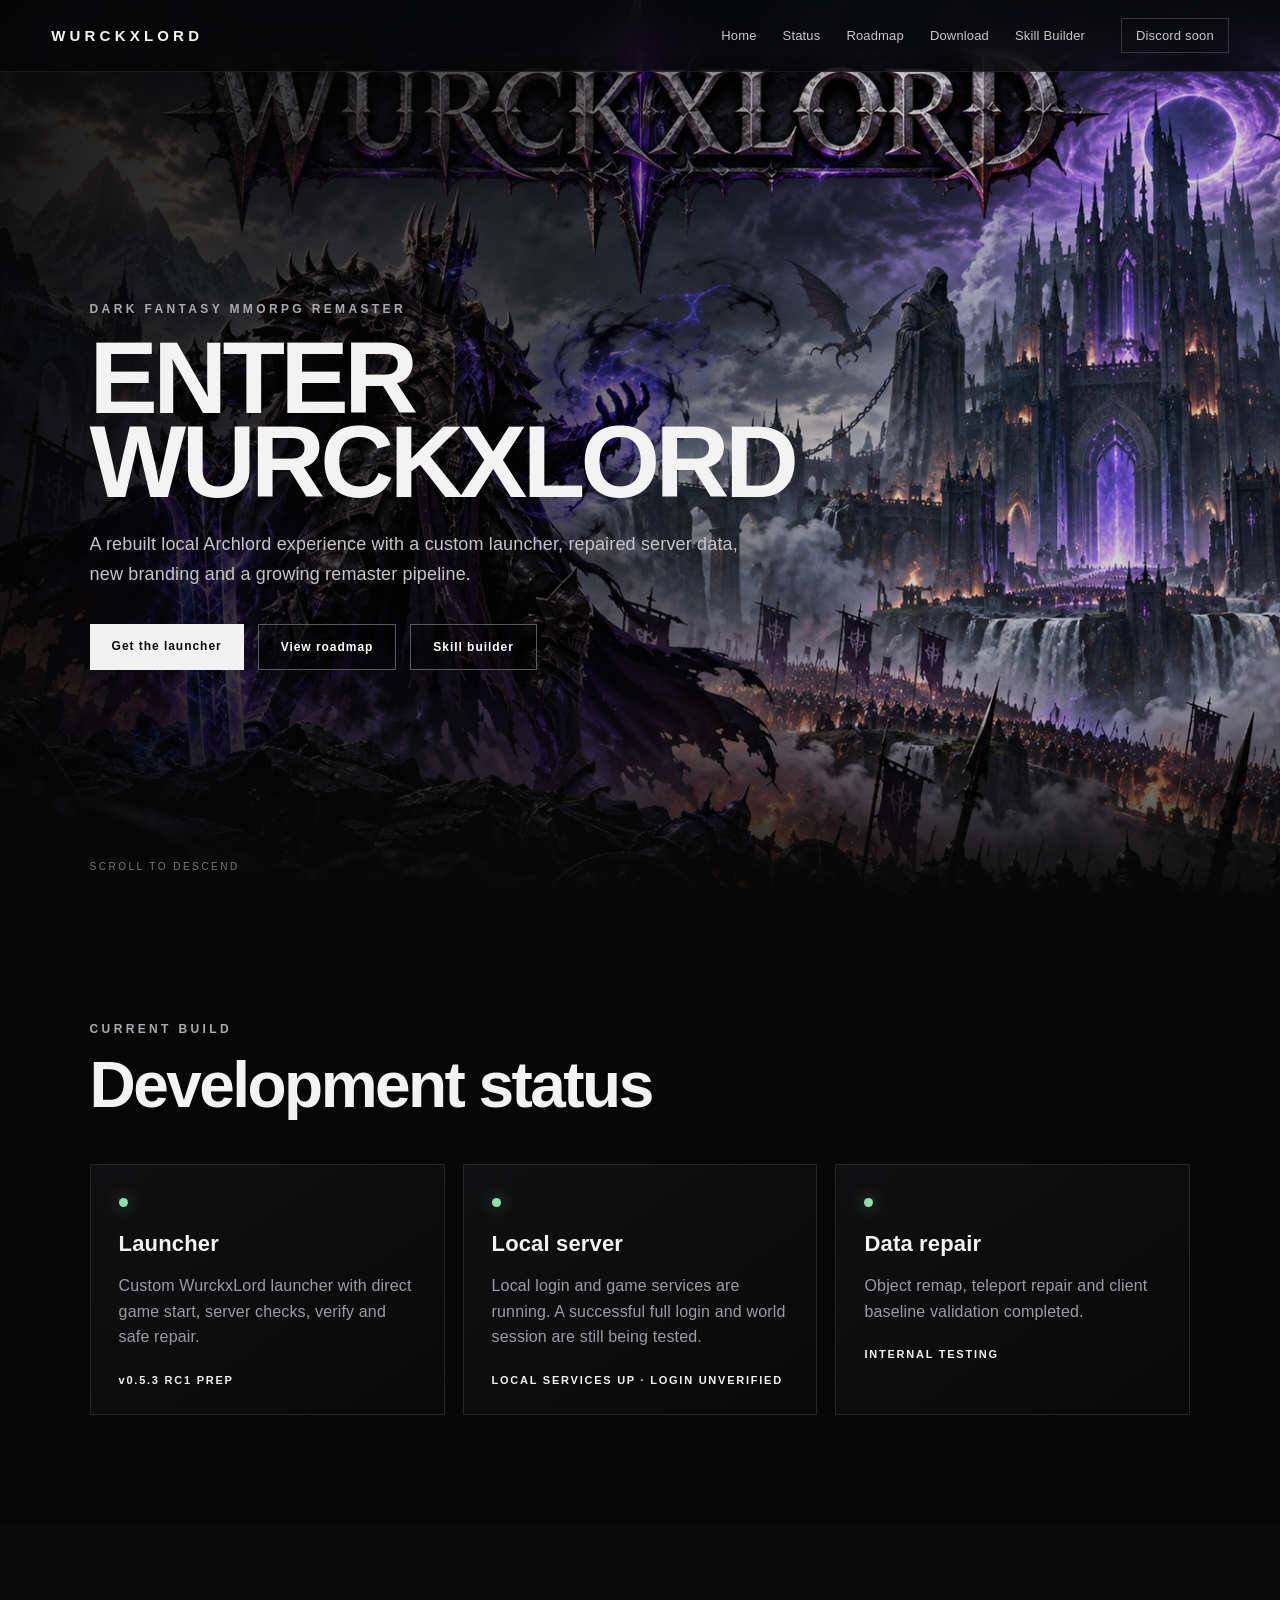
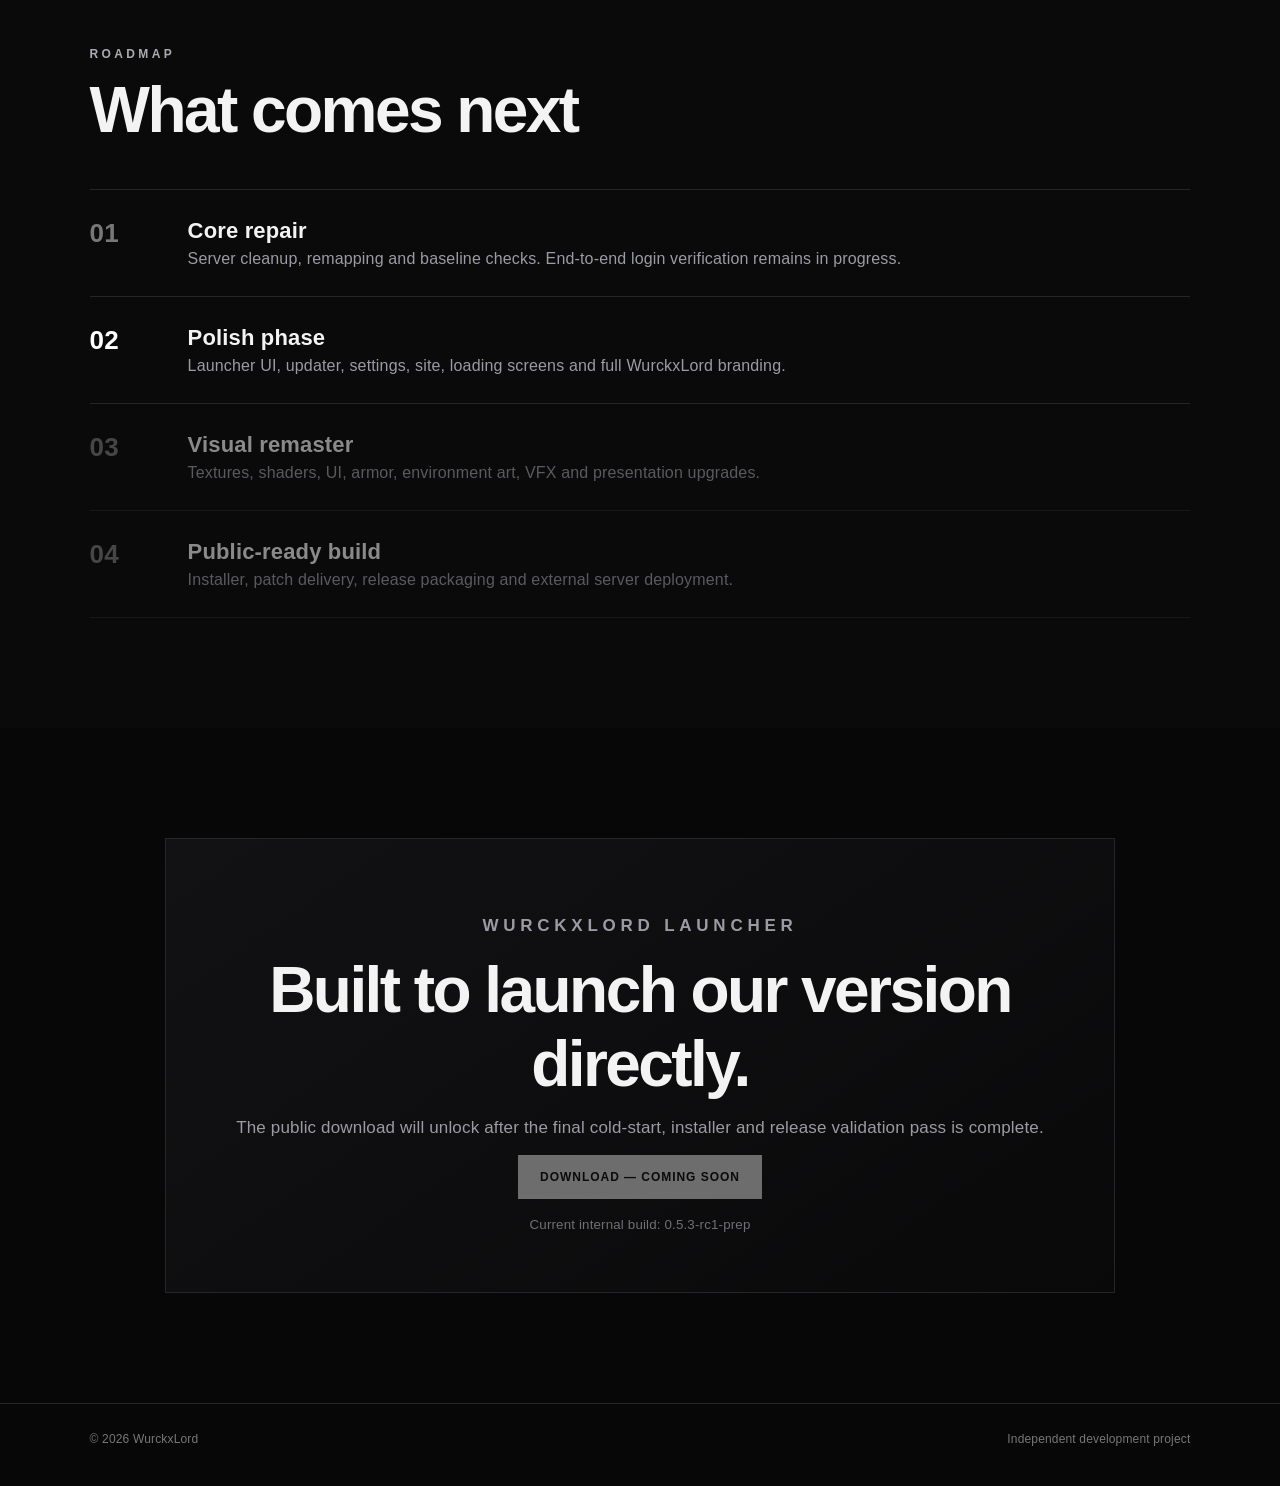
<file: index.html>
<!doctype html>
<html lang="en">
<head>
  <meta charset="utf-8">
  <meta name="viewport" content="width=device-width,initial-scale=1">
  <meta name="theme-color" content="#090909">
  <title>WurckxLord</title>
  <meta name="description" content="WurckxLord — a dark fantasy Archlord-inspired remaster project.">
  <link rel="icon" href="assets/favicon.ico">
  <link rel="stylesheet" href="styles.css">
</head>
<body>
  <header class="topbar">
    <a class="brand" href="#home">WURCKXLORD</a>
    <nav>
      <a href="#home">Home</a>
      <a href="#status">Status</a>
      <a href="#roadmap">Roadmap</a>
      <a href="#download">Download</a>
      <a href="skills.html">Skill Builder</a>
    </nav>
    <a class="discord ghost" href="#" data-disabled="true">Discord soon</a>
  </header>

  <main>
    <section id="home" class="hero">
      <div class="hero-shade"></div>
      <div class="hero-content">
        <p class="eyebrow">DARK FANTASY MMORPG REMASTER</p>
        <h1>ENTER<br><span>WURCKXLORD</span></h1>
        <p class="lead">A rebuilt local Archlord experience with a custom launcher, repaired server data, new branding and a growing remaster pipeline.</p>
        <div class="actions">
          <a class="primary" href="#download">Get the launcher</a>
          <a class="secondary" href="#roadmap">View roadmap</a>
          <a class="secondary" href="skills.html">Skill builder</a>
        </div>
      </div>
      <div class="scrollhint">SCROLL TO DESCEND</div>
    </section>

    <section id="status" class="section status-section">
      <div class="section-head">
        <p class="eyebrow">CURRENT BUILD</p>
        <h2>Development status</h2>
      </div>
      <div class="grid">
        <article class="card">
          <span class="dot online"></span>
          <h3>Launcher</h3>
          <p>Custom WurckxLord launcher with direct game start, server checks, verify and safe repair.</p>
          <strong>v0.5.3 RC1 PREP</strong>
        </article>
        <article class="card">
          <span class="dot online"></span>
          <h3>Local server</h3>
          <p>Local login and game services are running. A successful full login and world session are still being tested.</p>
          <strong>LOCAL SERVICES UP · LOGIN UNVERIFIED</strong>
        </article>
        <article class="card">
          <span class="dot online"></span>
          <h3>Data repair</h3>
          <p>Object remap, teleport repair and client baseline validation completed.</p>
          <strong>INTERNAL TESTING</strong>
        </article>
      </div>
    </section>

    <section id="roadmap" class="section roadmap-section">
      <div class="section-head">
        <p class="eyebrow">ROADMAP</p>
        <h2>What comes next</h2>
      </div>
      <div class="timeline">
        <div class="step done"><b>01</b><div><h3>Core repair</h3><p>Server cleanup, remapping and baseline checks. End-to-end login verification remains in progress.</p></div></div>
        <div class="step active"><b>02</b><div><h3>Polish phase</h3><p>Launcher UI, updater, settings, site, loading screens and full WurckxLord branding.</p></div></div>
        <div class="step"><b>03</b><div><h3>Visual remaster</h3><p>Textures, shaders, UI, armor, environment art, VFX and presentation upgrades.</p></div></div>
        <div class="step"><b>04</b><div><h3>Public-ready build</h3><p>Installer, patch delivery, release packaging and external server deployment.</p></div></div>
      </div>
    </section>

    <section id="download" class="section download-section">
      <div class="download-box">
        <p class="eyebrow">WURCKXLORD LAUNCHER</p>
        <h2>Built to launch our version directly.</h2>
        <p>The public download will unlock after the final cold-start, installer and release validation pass is complete.</p>
        <button class="primary disabled" disabled>DOWNLOAD — COMING SOON</button>
        <small>Current internal build: 0.5.3-rc1-prep</small>
      </div>
    </section>
  </main>

  <footer>
    <span>© <span id="year"></span> WurckxLord</span>
    <span>Independent development project</span>
  </footer>

  <script src="app.js"></script>
</body>
</html>
</file>
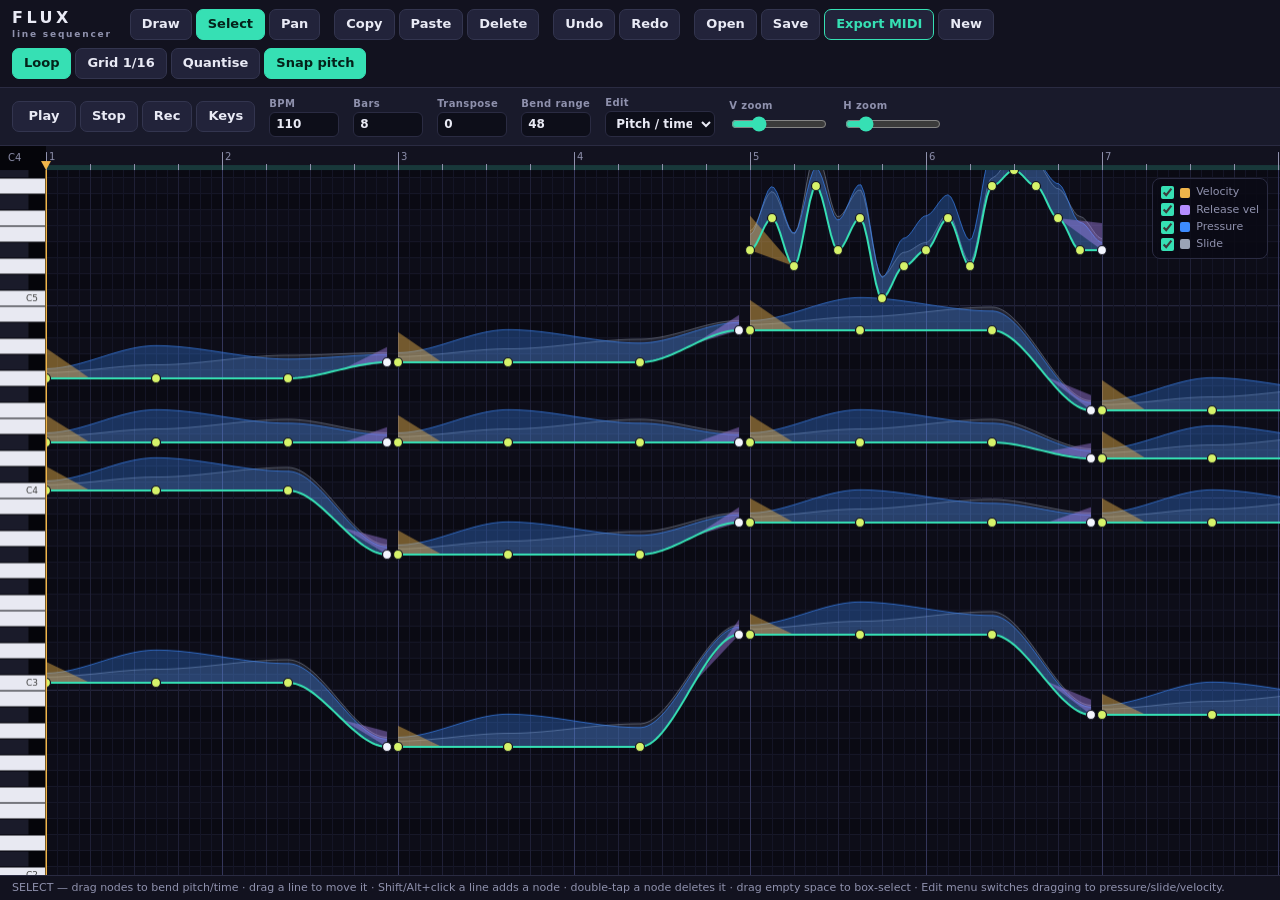
<file: flux/index.html>
<!doctype html>
<html lang="en">
<head>
  <meta charset="utf-8">
  <meta name="viewport" content="width=device-width,initial-scale=1,maximum-scale=1">
  <meta name="theme-color" content="#0b0b14">
  <title>FLUX Line Sequencer</title>
  <meta name="description" content="FLUX — an expressive line-based MPE sequencer that runs in the browser and exports MPE MIDI.">
  <link rel="icon" href="../assets/favicon.ico">
  <link rel="stylesheet" href="flux.css">
</head>
<body>
<div class="app">
  <div class="bar">
    <div class="logo">FLUX<small>line sequencer</small></div>
    <div class="group" id="tools">
      <button data-tool="draw" title="Draw (D)">Draw</button>
      <button data-tool="select" class="on" title="Select (S)">Select</button>
      <button data-tool="pan" title="Pan (H)">Pan</button>
    </div>
    <div class="group">
      <button id="copy" title="Ctrl+C">Copy</button>
      <button id="paste" title="Ctrl+V">Paste</button>
      <button id="del" title="Delete">Delete</button>
    </div>
    <div class="group">
      <button id="undo" title="Ctrl+Z">Undo</button>
      <button id="redo" title="Ctrl+Y">Redo</button>
    </div>
    <div class="group">
      <button id="open">Open</button>
      <button id="save">Save</button>
      <button id="midi" class="accent" title="Export MPE MIDI file">Export MIDI</button>
      <button id="clear">New</button>
      <input type="file" id="file" accept=".json,application/json" hidden>
    </div>
    <div class="group">
      <button id="loop" class="on" title="L">Loop</button>
      <button id="grid">Grid 1/16</button>
      <button id="quant" title="Q">Quantise</button>
      <button id="snap" class="on">Snap pitch</button>
    </div>
  </div>
  <div class="bar">
    <div class="group">
      <button id="play" class="primary" title="Space">Play</button>
      <button id="stop">Stop</button>
      <button id="rec" class="rec" title="Record from computer keys or MIDI/MPE controller">Rec</button>
      <button id="keys" title="Play with computer keyboard / MIDI input">Keys</button>
    </div>
    <label class="field">BPM<input id="bpm" type="number" min="30" max="300" value="110"></label>
    <label class="field">Bars<input id="bars" type="number" min="1" max="128" value="8"></label>
    <label class="field">Transpose<input id="transpose" type="number" min="-24" max="24" value="0"></label>
    <label class="field">Bend range<input id="bend" type="number" min="1" max="96" value="48"></label>
    <label class="field">Edit
      <select id="lane">
        <option value="pitch">Pitch / time</option>
        <option value="pr">Pressure</option>
        <option value="sl">Slide</option>
        <option value="vel">Velocity</option>
        <option value="rvel">Release vel</option>
      </select>
    </label>
    <label class="field">V zoom<input id="vzoom" type="range" min="8" max="40" value="16"></label>
    <label class="field">H zoom<input id="hzoom" type="range" min="10" max="220" value="44"></label>
  </div>
  <div class="stage" id="stage">
    <canvas id="roll"></canvas>
    <div class="legend" id="legend"></div>
  </div>
  <div class="hint" id="hint"></div>
</div>
<script src="flux.js"></script>
</body>
</html>
</file>
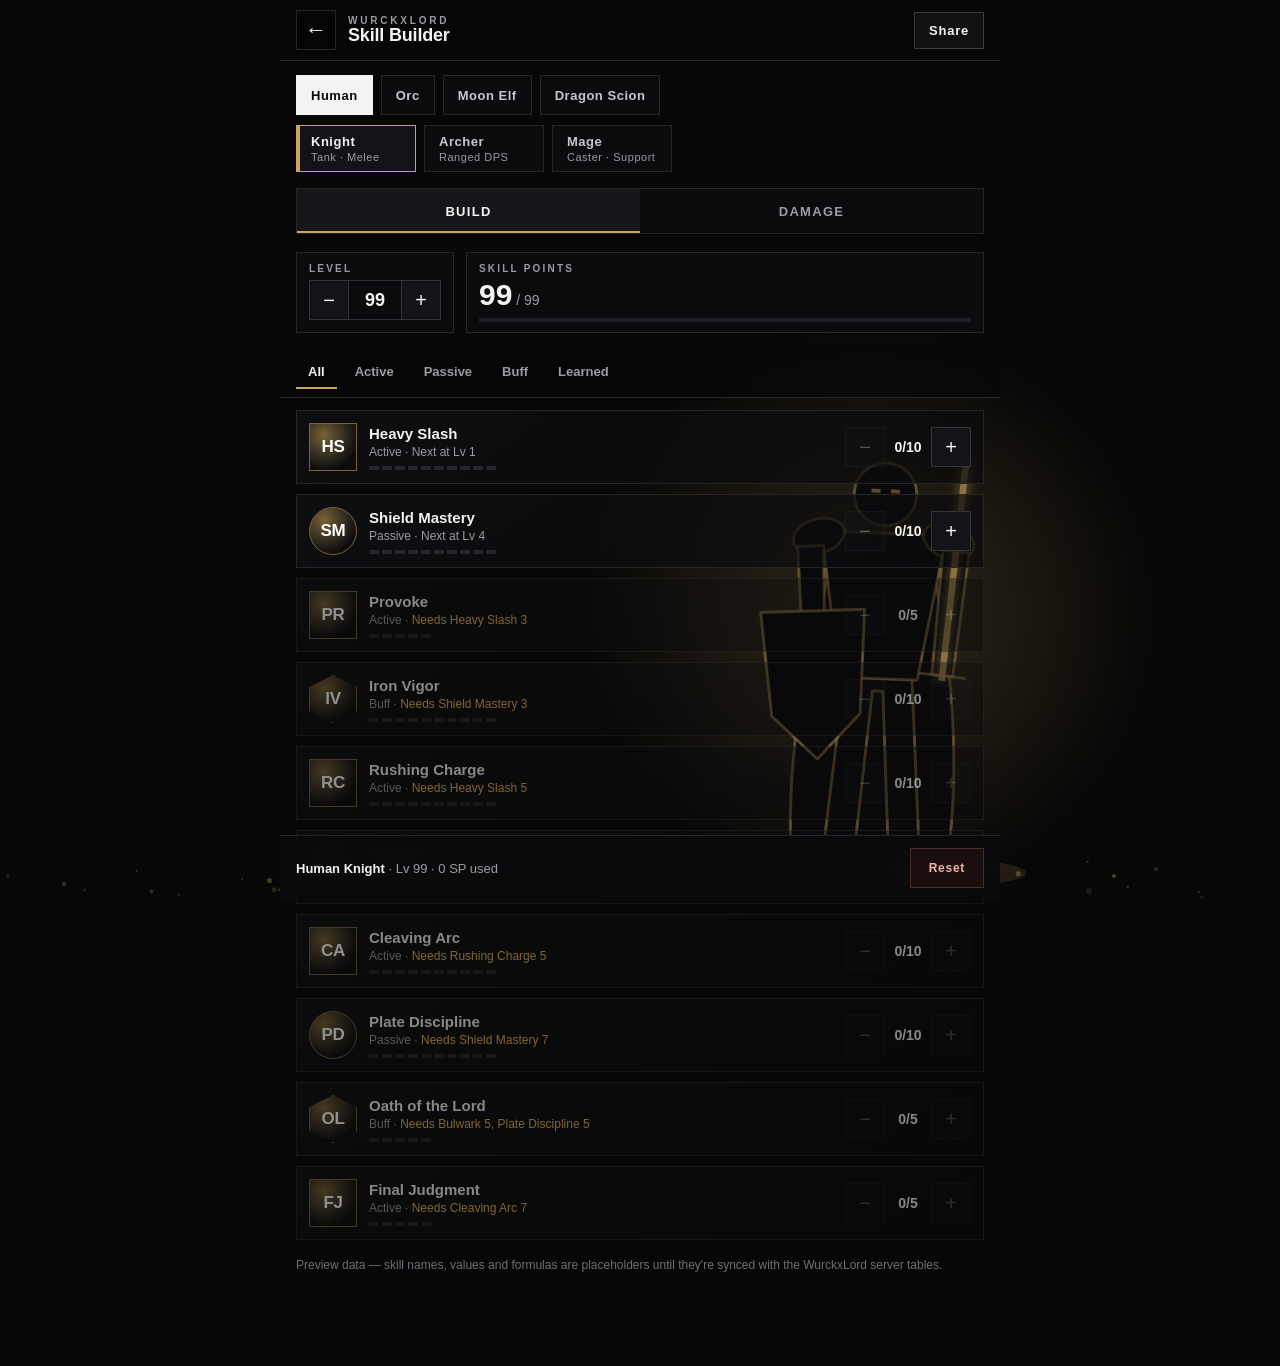
<file: skills.html>
<!doctype html>
<html lang="en">
<head>
  <meta charset="utf-8">
  <meta name="viewport" content="width=device-width,initial-scale=1,viewport-fit=cover">
  <meta name="theme-color" content="#070707">
  <title>Skill Builder · WurckxLord</title>
  <meta name="description" content="Plan Archlord skill builds on your phone — pick a race and class, set your level and spend skill points.">
  <link rel="icon" type="image/png" href="assets/icons/icon-192.png">
  <link rel="manifest" href="manifest.webmanifest">
  <link rel="apple-touch-icon" href="assets/icons/apple-touch-icon.png">
  <meta name="apple-mobile-web-app-capable" content="yes">
  <meta name="mobile-web-app-capable" content="yes">
  <meta name="apple-mobile-web-app-status-bar-style" content="black-translucent">
  <meta name="apple-mobile-web-app-title" content="Skill Builder">
  <link rel="stylesheet" href="skills.css">
</head>
<body>
  <header class="sb-top">
    <a class="sb-back" href="index.html" aria-label="Back to WurckxLord home">&#8592;</a>
    <div class="sb-title">
      <span class="sb-eyebrow">WURCKXLORD</span>
      <strong>Skill Builder</strong>
    </div>
    <button class="sb-icon sb-install" id="installBtn" type="button" hidden>Install</button>
    <button class="sb-icon" id="shareBtn" type="button">Share</button>
  </header>

  <section class="sb-picker" aria-label="Race and class">
    <div class="sb-chips" id="raceChips" role="tablist" aria-label="Race"></div>
    <div class="sb-chips sb-classes" id="classChips" role="tablist" aria-label="Class"></div>
  </section>

  <nav class="sb-views" id="viewTabs" role="tablist" aria-label="View">
    <button type="button" role="tab" data-view="build" aria-selected="true">Build</button>
    <button type="button" role="tab" data-view="damage" aria-selected="false">Damage</button>
  </nav>

  <section class="sb-stats v-build" aria-label="Character">
    <div class="sb-level">
      <span class="sb-label">Level</span>
      <div class="sb-stepper">
        <button type="button" id="lvlDown" aria-label="Lower level">&minus;</button>
        <input id="lvlInput" type="number" inputmode="numeric" min="1" max="99" value="99" aria-label="Character level">
        <button type="button" id="lvlUp" aria-label="Raise level">+</button>
      </div>
    </div>
    <div class="sb-points">
      <span class="sb-label">Skill points</span>
      <div><b id="spLeft">0</b><span id="spTotal"> / 0</span></div>
      <div class="sb-bar"><i id="spBar"></i></div>
    </div>
  </section>

  <nav class="sb-filters v-build" id="filters" aria-label="Filter skills">
    <button type="button" data-f="all" class="on">All</button>
    <button type="button" data-f="active">Active</button>
    <button type="button" data-f="passive">Passive</button>
    <button type="button" data-f="buff">Buff</button>
    <button type="button" data-f="learned">Learned</button>
  </nav>

  <main class="sb-list v-build" id="skillList" aria-live="polite"></main>

  <main class="sb-dmg-view v-damage" id="dmgView">
    <section class="sb-card">
      <div class="sb-card-head"><span class="sb-label">Your stats</span><button type="button" class="sb-link" id="dmgReset">Reset</button></div>
      <div class="sb-stat-grid">
        <label>Weapon attack<input id="st-weapon" type="number" inputmode="decimal" min="0"></label>
        <label>Magic power<input id="st-magic" type="number" inputmode="decimal" min="0"></label>
        <label>Crit chance %<input id="st-crit" type="number" inputmode="decimal" min="0" max="100"></label>
        <label>Crit damage %<input id="st-critDmg" type="number" inputmode="decimal" min="100"></label>
        <label class="wide">Enemy damage reduction %<input id="st-reduction" type="number" inputmode="decimal" min="0" max="100"></label>
      </div>
      <p class="sb-passives" id="dmgPassives"></p>
    </section>

    <section class="sb-card">
      <span class="sb-label">Add skills in cast order</span>
      <div class="sb-palette" id="dmgPalette"></div>
    </section>

    <section class="sb-card sb-summary">
      <div><span class="sb-label">Total damage</span><b id="dmgTotal">0</b></div>
      <div><span class="sb-label">Time</span><b id="dmgTime">0s</b></div>
      <div><span class="sb-label">DPS</span><b id="dmgDps">0</b></div>
    </section>
    <div class="sb-rot-actions">
      <button type="button" class="sb-best" id="dmgOptimize">Find best order</button>
      <button type="button" class="sb-link" id="dmgClear">Clear</button>
    </div>
    <ol class="sb-steps-list" id="dmgSteps"></ol>
    <section class="sb-sheet-body sb-per" id="dmgPerSkill"></section>
    <p class="sb-note">Single-target estimate using average crits. Buffs and debuffs boost every hit that lands while they're active, so cast order changes the total. Damage over time is counted in full when cast.</p>
  </main>

  <p class="sb-note">Preview data — skill names, values and formulas are placeholders until they're synced with the WurckxLord server tables.</p>

  <footer class="sb-actions">
    <span class="sb-class-label" id="classLabel"></span>
    <button type="button" class="sb-reset" id="resetBtn">Reset</button>
  </footer>

  <div class="sb-sheet-backdrop" id="sheetBackdrop" hidden></div>
  <section class="sb-sheet" id="sheet" role="dialog" aria-modal="true" aria-labelledby="sheetName" hidden>
    <div class="sb-grab"></div>
    <div class="sb-sheet-head">
      <span class="sb-badge" id="sheetBadge"></span>
      <div>
        <h2 id="sheetName"></h2>
        <span class="sb-type" id="sheetType"></span>
      </div>
      <button type="button" class="sb-close" id="sheetClose" aria-label="Close">&times;</button>
    </div>
    <div class="sb-sheet-body" id="sheetBody"></div>
    <div class="sb-sheet-controls">
      <button type="button" id="sheetMin" aria-label="Remove all points">0</button>
      <button type="button" id="sheetMinus" aria-label="Remove one point">&minus;</button>
      <output id="sheetLevel">0 / 0</output>
      <button type="button" id="sheetPlus" aria-label="Add one point">+</button>
      <button type="button" id="sheetMax" aria-label="Add as many points as possible">Max</button>
    </div>
  </section>

  <div class="sb-toast" id="toast" role="status"></div>

  <div class="sb-sheet-backdrop" id="iosBackdrop" hidden></div>
  <section class="sb-sheet" id="iosSheet" role="dialog" aria-modal="true" aria-labelledby="iosTitle" hidden>
    <div class="sb-grab"></div>
    <div class="sb-sheet-head">
      <img class="sb-app-icon" src="assets/icons/icon-192.png" alt="">
      <div><h2 id="iosTitle">Install Skill Builder</h2><span class="sb-type">Works offline, opens full screen</span></div>
      <button type="button" class="sb-close" id="iosClose" aria-label="Close">&times;</button>
    </div>
    <ol class="sb-steps">
      <li>Tap the <b>Share</b> button in Safari's toolbar <span class="sb-share-glyph" aria-hidden="true">&#x2191;</span></li>
      <li>Scroll down and choose <b>Add to Home Screen</b></li>
      <li>Tap <b>Add</b> — the app appears on your home screen</li>
    </ol>
  </section>

  <script src="skills-data.js"></script>
  <script src="skills-combat.js"></script>
  <script src="skills.js"></script>
  <script src="rotation.js"></script>
  <script src="bg.js"></script>
  <script src="pwa.js"></script>
</body>
</html>
</file>
<file: styles.css>
:root{
  --bg:#070707;
  --panel:#0d0d0f;
  --panel2:#131316;
  --text:#f3f3f3;
  --muted:#9b9ba3;
  --line:#25252a;
  --accent:#d9d9de;
  --ok:#8de3a6;
}
*{box-sizing:border-box}
html{scroll-behavior:smooth}
body{
  margin:0;
  background:var(--bg);
  color:var(--text);
  font-family:Inter,Segoe UI,Arial,sans-serif;
  letter-spacing:.01em;
}
a{color:inherit;text-decoration:none}
.topbar{
  position:fixed;
  inset:0 0 auto 0;
  height:72px;
  z-index:20;
  display:flex;
  align-items:center;
  gap:36px;
  padding:0 4vw;
  border-bottom:1px solid rgba(255,255,255,.08);
  background:rgba(5,5,6,.72);
  backdrop-filter:blur(16px);
}
.brand{font-weight:900;letter-spacing:.28em;font-size:15px}
nav{display:flex;gap:26px;margin-left:auto}
nav a,.ghost{color:#c7c7cc;font-size:13px}
nav a:hover,.ghost:hover{color:#fff}
.ghost{border:1px solid #35353a;padding:9px 14px}
.hero{
  min-height:100vh;
  position:relative;
  display:flex;
  align-items:center;
  background:
    linear-gradient(90deg,rgba(4,4,5,.92) 0%,rgba(4,4,5,.62) 42%,rgba(4,4,5,.18) 70%),
    url("assets/hero.png") center/cover no-repeat;
}
.hero-shade{
  position:absolute;inset:0;
  background:linear-gradient(0deg,var(--bg) 0%,transparent 24%);
}
.hero-content{position:relative;z-index:2;width:min(720px,90vw);margin-left:7vw;padding-top:60px}
.eyebrow{font-size:12px;font-weight:800;letter-spacing:.28em;color:#aaaab1}
h1{font-size:clamp(58px,8vw,118px);line-height:.82;margin:20px 0 26px;letter-spacing:-.045em}
h1 span{font-weight:900}
.lead{max-width:650px;color:#c4c4ca;font-size:18px;line-height:1.65}
.actions{display:flex;gap:14px;margin-top:34px;flex-wrap:wrap}
.primary,.secondary{
  display:inline-block;
  border:none;
  padding:15px 22px;
  font-weight:800;
  letter-spacing:.08em;
  font-size:12px;
  cursor:pointer;
}
.primary{background:#f2f2f2;color:#090909}
.primary:hover{background:#fff}
.secondary{border:1px solid #5a5a60;color:#fff;background:rgba(0,0,0,.35)}
.disabled{opacity:.42;cursor:not-allowed}
.scrollhint{position:absolute;left:7vw;bottom:28px;color:#777;font-size:10px;letter-spacing:.25em}
.section{padding:110px 7vw}
.section-head{max-width:700px;margin-bottom:42px}
h2{font-size:clamp(38px,5vw,68px);margin:8px 0 0;letter-spacing:-.04em}
.grid{display:grid;grid-template-columns:repeat(3,1fr);gap:18px}
.card{
  min-height:230px;
  padding:28px;
  border:1px solid var(--line);
  background:linear-gradient(145deg,#101012,#09090a);
}
.card h3{font-size:22px;margin:20px 0 10px}
.card p{color:var(--muted);line-height:1.6}
.card strong{display:block;margin-top:24px;font-size:11px;letter-spacing:.16em}
.dot{display:inline-block;width:9px;height:9px;border-radius:50%;background:#666}
.dot.online{background:var(--ok);box-shadow:0 0 16px rgba(141,227,166,.45)}
.roadmap-section{background:#0a0a0b}
.timeline{border-top:1px solid var(--line)}
.step{
  display:grid;
  grid-template-columns:80px 1fr;
  gap:18px;
  border-bottom:1px solid var(--line);
  padding:28px 0;
  opacity:.55;
}
.step.done,.step.active{opacity:1}
.step b{font-size:26px;color:#777}
.step.active b{color:#fff}
.step h3{margin:0 0 6px;font-size:22px}
.step p{margin:0;color:var(--muted)}
.download-section{display:flex;justify-content:center}
.download-box{
  width:min(950px,100%);
  padding:60px;
  text-align:center;
  border:1px solid var(--line);
  background:linear-gradient(145deg,#121214,#09090a);
}
.download-box p{color:var(--muted);font-size:17px}
.download-box small{display:block;margin-top:18px;color:#6f6f76}
footer{
  display:flex;
  justify-content:space-between;
  gap:20px;
  padding:28px 7vw 40px;
  border-top:1px solid var(--line);
  color:#777;
  font-size:12px;
}
@media(max-width:850px){
  nav{display:none}
  .topbar{height:60px}
  .hero-content{margin-left:6vw}
  .grid{grid-template-columns:1fr}
  .section{padding:80px 6vw}
  .download-box{padding:38px 24px}
  footer{flex-direction:column}
}
</file>
<file: flux/flux.css>
:root{
  --bg:#0b0b14;--panel:#12121f;--panel2:#191a2b;--line:#2a2b42;--text:#e9eaf5;--muted:#8f91ad;
  --accent:#36e0b4;--accent-ink:#04221a;--rec:#ff4d6d;--amber:#f0b54a;
}
*{box-sizing:border-box}
html,body{margin:0;height:100%;background:var(--bg);color:var(--text);font:13px/1.3 Inter,"Segoe UI",system-ui,Arial,sans-serif;overflow:hidden;overscroll-behavior:none}
.app{display:flex;flex-direction:column;height:100%;height:100dvh}
.bar{display:flex;flex-wrap:wrap;align-items:center;gap:8px 14px;padding:8px 12px;background:var(--panel);border-bottom:1px solid var(--line)}
.bar+.bar{background:var(--panel2)}
.logo{font-weight:900;letter-spacing:.22em;font-size:16px;margin-right:4px}
.logo small{display:block;font-size:9px;letter-spacing:.2em;color:var(--muted);font-weight:600}
.group{display:flex;gap:4px}
button{font:inherit;font-weight:600;color:var(--text);background:#22233a;border:1px solid #33354f;border-radius:7px;padding:6px 11px;cursor:pointer;touch-action:manipulation}
button:hover{background:#2b2d48}
button.on{background:var(--accent);color:var(--accent-ink);border-color:var(--accent)}
button.primary{min-width:64px}
button.accent{border-color:var(--accent);color:var(--accent)}
button.rec.on{background:var(--rec);border-color:var(--rec);color:#fff}
button.rec.armed{border-color:var(--rec);color:var(--rec)}
.field{display:flex;flex-direction:column;gap:2px;font-size:10px;color:var(--muted);font-weight:600;letter-spacing:.04em}
.field input[type=number],.field select{width:70px;font:inherit;font-size:12px;color:var(--text);background:#0d0e19;border:1px solid var(--line);border-radius:6px;padding:4px 6px}
.field select{width:110px}
.field input[type=range]{width:96px;accent-color:var(--accent)}
.stage{position:relative;flex:1;min-height:0}
canvas{position:absolute;inset:0;width:100%;height:100%;display:block;touch-action:none;cursor:crosshair}
.legend{position:absolute;right:12px;top:32px;background:rgba(10,10,20,.85);border:1px solid var(--line);border-radius:8px;padding:6px 8px;display:flex;flex-direction:column;gap:3px}
.legend label{display:flex;align-items:center;gap:6px;font-size:11px;color:var(--muted);cursor:pointer;user-select:none}
.legend i{width:10px;height:10px;border-radius:2px;display:inline-block}
.legend input{margin:0;accent-color:var(--accent)}
.hint{padding:5px 12px;font-size:11px;color:var(--muted);background:var(--panel);border-top:1px solid var(--line);white-space:nowrap;overflow:hidden;text-overflow:ellipsis}
@media (max-width:700px){
  .bar{gap:6px 8px;padding:6px 8px;flex-wrap:nowrap;overflow-x:auto;scrollbar-width:none}
  .bar>*{flex:none}
  button{padding:5px 8px;font-size:12px}
  .logo small{display:none}
  .field input[type=range]{width:70px}
  .legend{top:28px;right:6px}
}
</file>
<file: skills.css>
:root{
  --bg:#070707;
  --panel:#0f0f12;
  --panel2:#16161a;
  --text:#f3f3f3;
  --muted:#9b9ba3;
  --line:#25252a;
  --ok:#8de3a6;
  --warn:#e6b35a;
  --bad:#e07a6a;
  --cls:#c9a45c;
  --safe-b:env(safe-area-inset-bottom,0px);
}
*{box-sizing:border-box;-webkit-tap-highlight-color:transparent}
html,body{margin:0}
body{
  background:var(--bg);
  color:var(--text);
  font-family:Inter,Segoe UI,Arial,sans-serif;
  max-width:720px;
  margin:0 auto;
  padding-bottom:calc(72px + var(--safe-b));
  overscroll-behavior-y:contain;
}
button{font:inherit;color:inherit;cursor:pointer}
a{color:inherit;text-decoration:none}

/* header */
.sb-top{
  position:sticky;top:0;z-index:10;
  display:flex;align-items:center;gap:12px;
  padding:10px 16px;
  background:rgba(7,7,7,.88);
  backdrop-filter:blur(14px);
  border-bottom:1px solid var(--line);
}
.sb-back{font-size:22px;width:40px;height:40px;display:grid;place-items:center;border:1px solid var(--line)}
.sb-title{display:flex;flex-direction:column;line-height:1.1;flex:1}
.sb-eyebrow{font-size:10px;letter-spacing:.28em;color:var(--muted);font-weight:800}
.sb-title strong{font-size:18px;letter-spacing:-.01em}
.sb-icon{border:1px solid #3a3a40;background:#111;padding:10px 14px;font-size:13px;font-weight:700;letter-spacing:.06em}

/* race / class chips */
.sb-picker{padding:14px 0 4px}
.sb-chips{display:flex;gap:8px;overflow-x:auto;padding:0 16px 10px;scrollbar-width:none}
.sb-chips::-webkit-scrollbar{display:none}
.sb-chips button{
  flex:0 0 auto;
  min-height:40px;
  padding:8px 14px;
  border:1px solid var(--line);
  background:var(--panel);
  color:#c7c7cc;
  font-size:13px;font-weight:700;letter-spacing:.04em;
}
.sb-chips button[aria-selected="true"]{background:#f2f2f2;color:#090909;border-color:#f2f2f2}
.sb-classes button{display:flex;flex-direction:column;align-items:flex-start;gap:2px;min-width:120px;text-align:left}
.sb-classes button small{font-size:11px;font-weight:500;color:var(--muted)}
.sb-classes button[aria-selected="true"]{background:var(--panel2);color:var(--text);border-color:var(--cls);box-shadow:inset 3px 0 0 var(--cls)}

/* stats */
.sb-stats{display:grid;grid-template-columns:auto 1fr;gap:12px;padding:6px 16px 12px}
.sb-label{display:block;font-size:10px;letter-spacing:.22em;color:var(--muted);font-weight:800;text-transform:uppercase;margin-bottom:6px}
.sb-level,.sb-points{border:1px solid var(--line);background:var(--panel);padding:10px 12px}
.sb-stepper{display:flex;align-items:center}
.sb-stepper button{width:40px;height:40px;border:1px solid #33333a;background:#141418;font-size:20px}
.sb-stepper input{
  width:52px;height:40px;text-align:center;
  border:1px solid #33333a;border-left:0;border-right:0;
  background:#0b0b0d;color:var(--text);font:700 18px Inter,Segoe UI,Arial,sans-serif;
  -moz-appearance:textfield;appearance:textfield;
}
.sb-stepper input::-webkit-inner-spin-button,.sb-stepper input::-webkit-outer-spin-button{-webkit-appearance:none;margin:0}
.sb-points b{font-size:26px;line-height:1}
.sb-points span#spTotal{color:var(--muted);font-size:14px}
.sb-points.over b{color:var(--bad)}
.sb-bar{height:4px;background:#1d1d22;margin-top:8px}
.sb-bar i{display:block;height:100%;width:0;background:var(--cls);transition:width .2s}

/* filters */
.sb-filters{
  position:sticky;top:61px;z-index:9;
  display:flex;gap:6px;overflow-x:auto;scrollbar-width:none;
  padding:8px 16px;background:rgba(7,7,7,.92);backdrop-filter:blur(10px);
  border-bottom:1px solid var(--line);
}
.sb-filters::-webkit-scrollbar{display:none}
.sb-filters button{flex:0 0 auto;border:0;background:transparent;color:var(--muted);padding:8px 12px;min-height:36px;font-size:13px;font-weight:700}
.sb-filters button.on{color:var(--text);box-shadow:inset 0 -2px 0 var(--cls)}

/* skill list */
.sb-list{padding:12px 16px;display:flex;flex-direction:column;gap:10px}
.sb-skill{
  display:grid;grid-template-columns:48px 1fr auto;gap:12px;align-items:center;
  padding:12px;border:1px solid var(--line);
  background:linear-gradient(145deg,#111114,#0a0a0b);
}
.sb-skill.locked{opacity:.55}
.sb-skill.learned{border-color:color-mix(in srgb,var(--cls) 55%,var(--line))}
.sb-skill.maxed .sb-badge{box-shadow:0 0 0 2px var(--cls)}
.sb-badge{
  width:48px;height:48px;display:grid;place-items:center;
  font-weight:900;font-size:17px;letter-spacing:-.02em;
  background:radial-gradient(circle at 30% 25%,color-mix(in srgb,var(--cls) 60%,#000),#0c0c0e 75%);
  border:1px solid color-mix(in srgb,var(--cls) 50%,#222);
  color:#fff;position:relative;
}
.sb-badge[data-type="passive"]{border-radius:50%}
.sb-badge[data-type="buff"]{clip-path:polygon(50% 0,100% 25%,100% 75%,50% 100%,0 75%,0 25%)}
.sb-info{min-width:0;border:0;background:none;padding:0;text-align:left}
.sb-info h3{margin:0;font-size:15px;white-space:nowrap;overflow:hidden;text-overflow:ellipsis}
.sb-meta{display:block;font-size:12px;color:var(--muted);margin-top:3px}
.sb-meta .need{color:var(--warn)}
.sb-pips{display:flex;gap:3px;margin-top:7px;flex-wrap:wrap}
.sb-pips i{width:10px;height:4px;background:#25252b}
.sb-pips i.on{background:var(--cls)}
.sb-ctrl{display:flex;align-items:center;gap:6px}
.sb-ctrl button{width:40px;height:40px;border:1px solid #34343a;background:#141418;font-size:20px;line-height:1}
.sb-ctrl button:disabled{opacity:.3;cursor:not-allowed}
.sb-ctrl output{min-width:34px;text-align:center;font-weight:800;font-size:14px}
.sb-empty{color:var(--muted);text-align:center;padding:40px 0;font-size:14px}

.sb-note{margin:4px 16px 20px;font-size:12px;color:#6e6e76;line-height:1.5}

/* bottom bar */
.sb-actions{
  position:fixed;left:0;right:0;bottom:0;z-index:10;
  max-width:720px;margin:0 auto;
  display:flex;align-items:center;gap:12px;
  padding:12px 16px calc(12px + var(--safe-b));
  background:rgba(10,10,12,.94);backdrop-filter:blur(14px);
  border-top:1px solid var(--line);
}
.sb-class-label{flex:1;font-size:13px;color:var(--muted);white-space:nowrap;overflow:hidden;text-overflow:ellipsis}
.sb-class-label b{color:var(--text)}
.sb-reset{border:1px solid #4a2a26;background:#1a0f0e;color:#f0b3a8;padding:12px 18px;font-weight:800;letter-spacing:.06em;font-size:12px}

/* bottom sheet */
.sb-sheet-backdrop{position:fixed;inset:0;background:rgba(0,0,0,.6);z-index:30}
.sb-sheet{
  position:fixed;left:0;right:0;bottom:0;z-index:31;
  max-width:720px;margin:0 auto;max-height:86vh;overflow:auto;
  background:#101013;border-top:1px solid #34343a;
  padding:8px 16px calc(16px + var(--safe-b));
  animation:sb-up .2s ease-out;
}
@keyframes sb-up{from{transform:translateY(30px);opacity:0}to{transform:none;opacity:1}}
.sb-grab{width:40px;height:4px;background:#333;margin:4px auto 12px}
.sb-sheet-head{display:grid;grid-template-columns:48px 1fr auto;gap:12px;align-items:center}
.sb-sheet-head h2{margin:0;font-size:20px}
.sb-type{font-size:12px;color:var(--muted);text-transform:capitalize}
.sb-close{width:40px;height:40px;border:1px solid var(--line);background:none;font-size:22px}
.sb-sheet-body{margin:16px 0;font-size:14px;line-height:1.55;color:#d0d0d6}
.sb-sheet-body p{margin:0 0 12px}
.sb-sheet-body dl{display:grid;grid-template-columns:1fr auto;gap:8px 12px;margin:0;padding:12px;background:var(--panel);border:1px solid var(--line)}
.sb-sheet-body dt{color:var(--muted)}
.sb-sheet-body dd{margin:0;text-align:right;font-weight:700}
.sb-sheet-body .ok{color:var(--ok)}
.sb-sheet-body .bad{color:var(--bad)}
.sb-sheet-body h4{margin:16px 0 6px;font-size:11px;letter-spacing:.2em;color:var(--muted)}
.sb-sheet-body .sb-next{color:var(--ok)}
.sb-sheet-controls{display:grid;grid-template-columns:52px 52px 1fr 52px 52px;gap:8px;align-items:center}
.sb-sheet-controls button{height:52px;border:1px solid #3a3a40;background:#16161a;font-size:20px;font-weight:700}
.sb-sheet-controls button:disabled{opacity:.3;cursor:not-allowed}
.sb-sheet-controls #sheetMin,.sb-sheet-controls #sheetMax{font-size:13px;letter-spacing:.06em}
.sb-sheet-controls output{text-align:center;font-weight:900;font-size:22px}

.sb-toast{
  position:fixed;left:50%;bottom:calc(84px + var(--safe-b));transform:translate(-50%,20px);
  background:#f2f2f2;color:#090909;padding:10px 16px;font-size:13px;font-weight:700;
  opacity:0;pointer-events:none;transition:.2s;z-index:40;max-width:calc(100% - 32px);text-align:center;
}
.sb-toast.show{opacity:1;transform:translate(-50%,0)}

@media (min-width:560px){
  .sb-stats{grid-template-columns:auto 1fr}
  .sb-points b{font-size:30px}
}
.sb-has{display:inline-block;width:6px;height:6px;border-radius:50%;background:var(--ok);vertical-align:middle;margin-left:4px}

/* installed-app polish */
.sb-top{padding-top:calc(10px + env(safe-area-inset-top,0px))}
.sb-filters{top:calc(61px + env(safe-area-inset-top,0px))}
.sb-install{background:#f2f2f2;color:#090909;border-color:#f2f2f2}
.sb-app-icon{width:48px;height:48px;border-radius:11px}
.sb-steps{margin:18px 0 8px;padding-left:22px;line-height:1.7;color:#d0d0d6;font-size:15px}
.sb-steps li{margin-bottom:8px}
.sb-share-glyph{display:inline-grid;place-items:center;width:22px;height:22px;border:1px solid #555;border-radius:5px;font-size:13px;margin-left:4px}
@media (display-mode:standalone){ .sb-back{display:none} }
#iosSheet .sb-type{text-transform:none}

/* views */
.sb-views{display:grid;grid-template-columns:1fr 1fr;margin:2px 16px 12px;border:1px solid var(--line);background:var(--panel)}
.sb-views button{border:0;background:none;color:var(--muted);min-height:44px;font-weight:800;font-size:13px;letter-spacing:.1em;text-transform:uppercase}
.sb-views button[aria-selected="true"]{background:var(--panel2);color:var(--text);box-shadow:inset 0 -2px 0 var(--cls)}
body[data-view="damage"] .v-build{display:none}
body:not([data-view="damage"]) .v-damage{display:none}

/* damage view */
.sb-dmg-view{padding:0 16px 8px;display:flex;flex-direction:column;gap:12px}
.sb-card{border:1px solid var(--line);background:var(--panel);padding:12px}
.sb-card-head{display:flex;justify-content:space-between;align-items:center}
.sb-link{border:0;background:none;color:var(--muted);font-size:12px;font-weight:700;letter-spacing:.06em;padding:8px;min-height:36px;text-decoration:underline}
.sb-link:disabled{opacity:.3}
.sb-stat-grid{display:grid;grid-template-columns:1fr 1fr;gap:10px}
.sb-stat-grid label{display:flex;flex-direction:column;gap:4px;font-size:12px;color:var(--muted)}
.sb-stat-grid label.wide{grid-column:1/-1}
.sb-stat-grid input{height:42px;border:1px solid #33333a;background:#0b0b0d;color:var(--text);font:700 16px Inter,Segoe UI,Arial,sans-serif;padding:0 10px;width:100%}
.sb-passives{margin:10px 0 0;font-size:12px;color:var(--ok);line-height:1.5}
.sb-passives:empty{display:none}
.sb-palette{display:flex;gap:8px;overflow-x:auto;scrollbar-width:none;padding-bottom:2px}
.sb-palette::-webkit-scrollbar{display:none}
.sb-pal{flex:0 0 auto;display:flex;align-items:center;gap:8px;padding:8px 10px 8px 8px;border:1px solid #34343a;background:#141418;text-align:left}
.sb-pal b{display:block;font-size:13px;white-space:nowrap}
.sb-pal small{display:block;font-size:11px;color:var(--muted);white-space:nowrap}
.sb-pal.off{opacity:.35}
.sb-badge.sm{width:34px;height:34px;font-size:12px;flex:0 0 auto}
.sb-summary{display:grid;grid-template-columns:1.3fr 1fr 1fr;gap:8px}
.sb-summary b{font-size:22px;line-height:1.1}
.sb-summary .sb-label{margin-bottom:4px}
.sb-rot-actions{display:flex;align-items:center;gap:10px}
.sb-best{flex:1;min-height:46px;border:1px solid var(--cls);background:color-mix(in srgb,var(--cls) 18%,#0e0e10);font-weight:800;font-size:13px;letter-spacing:.08em;text-transform:uppercase}
.sb-best:disabled{opacity:.35;cursor:not-allowed}
.sb-steps-list{list-style:none;margin:0;padding:0;display:flex;flex-direction:column;gap:8px}
.sb-step{display:grid;grid-template-columns:20px 34px 1fr auto;gap:10px;align-items:center;padding:10px;border:1px solid var(--line);background:linear-gradient(145deg,#111114,#0a0a0b)}
.sb-num{font-size:12px;color:var(--muted);font-weight:800;text-align:center}
.sb-step-main{min-width:0}
.sb-step-top{display:flex;justify-content:space-between;gap:8px;align-items:baseline}
.sb-step-name{font-weight:700;font-size:14px;white-space:nowrap;overflow:hidden;text-overflow:ellipsis}
.sb-dmg{font-size:15px;color:var(--text)}
.sb-muted{font-size:12px;color:var(--muted);text-align:right}
.sb-step-sub{font-size:11px;color:var(--muted);margin-top:3px;line-height:1.4}
.sb-wait{color:var(--warn)}
.sb-tags{display:block;color:var(--ok)}
.sb-meter{height:3px;background:#1d1d22;margin-top:6px}
.sb-meter i{display:block;height:100%;background:var(--cls)}
.sb-step-ctrl{display:flex;gap:4px}
.sb-step-ctrl button{width:34px;height:40px;border:1px solid #34343a;background:#141418;font-size:12px}
.sb-step-ctrl button:disabled{opacity:.25}
.sb-per{margin:4px 0 0}
.sb-per:empty{display:none}
.sb-per dd small{color:var(--muted);font-weight:500}
.sb-effect{display:block;color:#d0d0d6}

/* animated class backdrop */
html{background:var(--bg)}
body{background:transparent;position:relative}
.sb-bg{position:fixed;inset:0;z-index:0;pointer-events:none}
body > *:not(.sb-bg){position:relative;z-index:1}
body > .sb-top,body > .sb-filters{position:sticky;z-index:9}
body > .sb-top{z-index:10}
body > .sb-actions{position:fixed;z-index:10}
body > .sb-sheet-backdrop{position:fixed;z-index:30}
body > .sb-sheet{position:fixed;z-index:31}
body > .sb-toast{position:fixed;z-index:40}
.sb-skill,.sb-step{background:linear-gradient(145deg,rgba(17,17,20,.78),rgba(10,10,11,.7))}
.sb-level,.sb-points,.sb-card,.sb-views,.sb-chips button{background:rgba(15,15,18,.72)}
.sb-classes button[aria-selected="true"]{background:rgba(22,22,26,.85)}
.sb-chips button[aria-selected="true"]:not(.sb-classes button){background:#f2f2f2}
@media (prefers-reduced-motion:reduce){.sb-bg{opacity:.8}}
.sb-bg{opacity:.75}
.sb-filters{background:rgba(7,7,7,.6)}
.sb-classes button .sb-has{position:absolute;top:8px;right:8px;margin:0}
.sb-classes button{position:relative}
</file>
